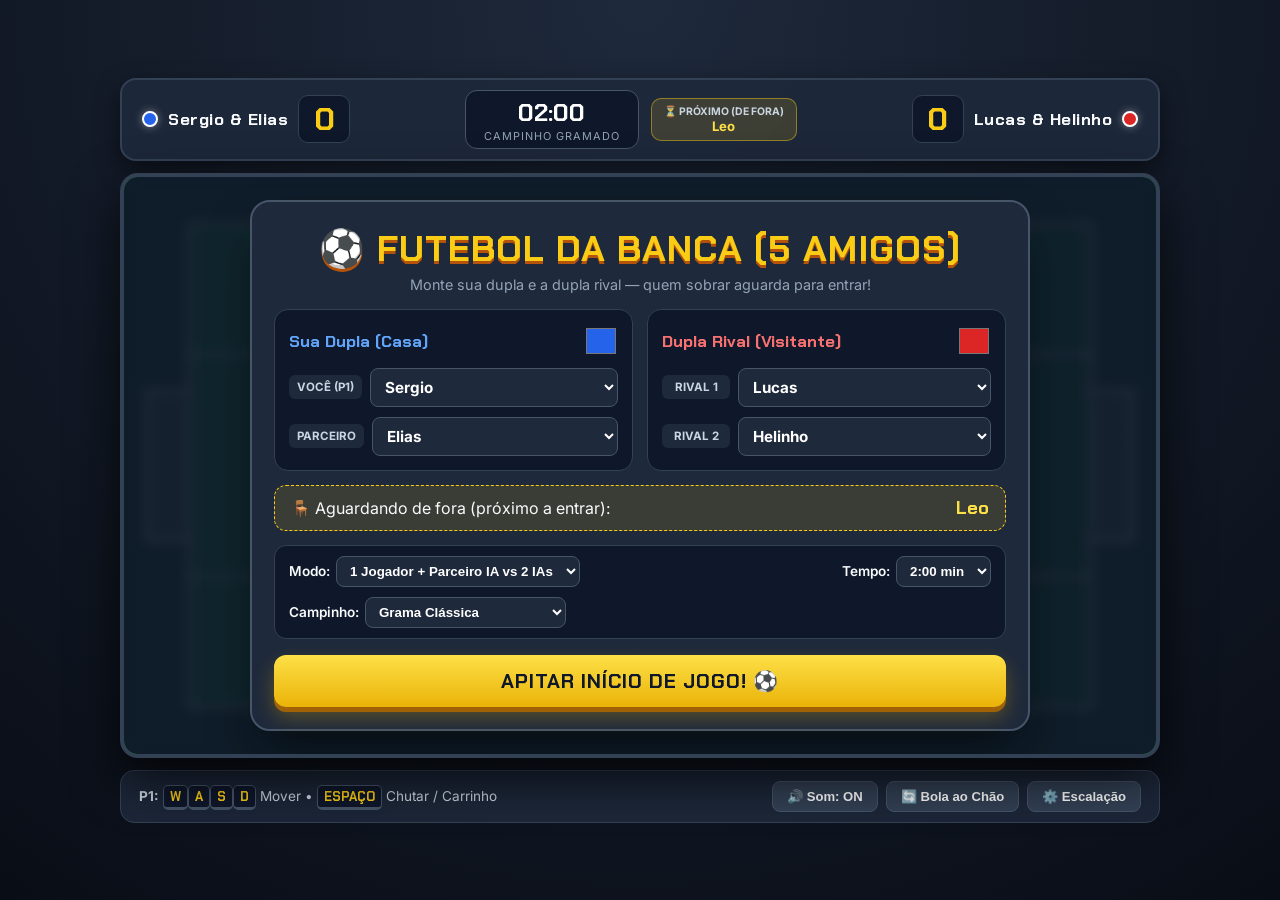
<file: src/main/resources/META-INF/resources/home.html>
<!DOCTYPE html>
<html lang="pt-BR">
<head>
    <meta charset="UTF-8">
    <meta name="viewport" content="width=device-width, initial-scale=1.0, maximum-scale=1.0, user-scalable=no">
    <title>A Banca - Futebol de Dupla 2x2</title>
    <link rel="preconnect" href="https://fonts.googleapis.com">
    <link rel="preconnect" href="https://fonts.gstatic.com" crossorigin>
    <link href="https://fonts.googleapis.com/css2?family=Chakra+Petch:ital,wght@0,600;0,700;1,700&family=Inter:wght@400;600;800&display=swap" rel="stylesheet">

    <style>
        :root {
            --bg-dark: #0f172a;
            --panel-bg: rgba(30, 41, 59, 0.92);
            --accent-gold: #facc15;
            --accent-green: #22c55e;
            --team-blue: #3b82f6;
            --team-red: #ef4444;
            --text-light: #f8fafc;
            --text-muted: #94a3b8;
        }

        * {
            box-sizing: border-box;
            margin: 0;
            padding: 0;
            user-select: none;
            -webkit-user-select: none;
        }

        body {
            background-color: var(--bg-dark);
            background-image: radial-gradient(circle at 50% 0%, #1e293b 0%, #090d16 100%);
            color: var(--text-light);
            font-family: 'Inter', sans-serif;
            min-height: 100vh;
            display: flex;
            flex-direction: column;
            align-items: center;
            justify-content: center;
            overflow-x: hidden;
            padding: 12px;
        }

        h1, h2, .arcade-font {
            font-family: 'Chakra Petch', sans-serif;
            text-transform: uppercase;
        }

        .app-container {
            width: 100%;
            max-width: 1040px;
            display: flex;
            flex-direction: column;
            align-items: center;
            gap: 12px;
        }

        /* Placar Superior */
        .scoreboard-bar {
            width: 100%;
            background: var(--panel-bg);
            border: 2px solid #334155;
            border-radius: 16px;
            padding: 10px 20px;
            display: flex;
            align-items: center;
            justify-content: space-between;
            box-shadow: 0 10px 25px rgba(0, 0, 0, 0.5);
            backdrop-filter: blur(8px);
            gap: 10px;
            flex-wrap: wrap;
        }

        .team-score-box {
            display: flex;
            align-items: center;
            gap: 10px;
            font-family: 'Chakra Petch', sans-serif;
        }

        .team-badge {
            width: 16px;
            height: 16px;
            border-radius: 50%;
            border: 2px solid #fff;
            box-shadow: 0 0 8px rgba(255,255,255,0.4);
        }

        .team-name-label {
            font-size: 1.05rem;
            font-weight: 700;
            letter-spacing: 0.5px;
        }

        .score-number {
            font-size: 2rem;
            font-weight: 700;
            background: #0f172a;
            padding: 2px 14px;
            border-radius: 10px;
            border: 1px solid #334155;
            color: var(--accent-gold);
            min-width: 52px;
            text-align: center;
        }

        .center-hud {
            display: flex;
            align-items: center;
            gap: 12px;
        }

        .timer-box {
            display: flex;
            flex-direction: column;
            align-items: center;
            background: #0f172a;
            padding: 5px 18px;
            border-radius: 12px;
            border: 1px solid #475569;
        }

        .timer-value {
            font-family: 'Chakra Petch', sans-serif;
            font-size: 1.55rem;
            font-weight: 700;
            color: #fff;
        }

        .timer-value.golden-goal {
            color: #facc15;
            animation: pulseText 1s infinite alternate;
        }

        @keyframes pulseText {
            from { opacity: 0.75; }
            to { opacity: 1; }
        }

        .timer-sub {
            font-size: 0.68rem;
            color: var(--text-muted);
            text-transform: uppercase;
            letter-spacing: 1px;
        }

        .next-up-pill {
            background: rgba(250, 204, 21, 0.14);
            border: 1px solid rgba(250, 204, 21, 0.45);
            color: #fde047;
            padding: 6px 12px;
            border-radius: 10px;
            font-size: 0.82rem;
            font-weight: 700;
            display: flex;
            flex-direction: column;
            align-items: center;
        }

        .next-up-pill span.label {
            font-size: 0.65rem;
            color: #cbd5e1;
            text-transform: uppercase;
        }

        /* Área do Jogo */
        .game-wrapper {
            position: relative;
            width: 100%;
            aspect-ratio: 16 / 9;
            max-height: 68vh;
            border-radius: 18px;
            overflow: hidden;
            border: 4px solid #334155;
            box-shadow: 0 20px 50px rgba(0, 0, 0, 0.75);
            background: #15803d;
        }

        canvas {
            display: block;
            width: 100%;
            height: 100%;
        }

        /* Overlays */
        .overlay {
            position: absolute;
            inset: 0;
            background: rgba(15, 23, 42, 0.90);
            backdrop-filter: blur(6px);
            display: flex;
            flex-direction: column;
            align-items: center;
            justify-content: center;
            padding: 18px;
            z-index: 20;
            overflow-y: auto;
        }

        .hidden {
            display: none !important;
        }

        .lobby-card {
            background: #1e293b;
            border: 2px solid #475569;
            border-radius: 20px;
            padding: 22px;
            width: 100%;
            max-width: 780px;
            box-shadow: 0 25px 50px -12px rgba(0, 0, 0, 0.6);
        }

        .lobby-header {
            text-align: center;
            margin-bottom: 16px;
        }

        .lobby-header h1 {
            font-size: clamp(1.5rem, 3.2vw, 2.3rem);
            color: var(--accent-gold);
            text-shadow: 0 3px 0 #b45309;
            letter-spacing: 1px;
        }

        .lobby-header p {
            color: var(--text-muted);
            font-size: 0.9rem;
            margin-top: 4px;
        }

        .teams-grid {
            display: grid;
            grid-template-columns: 1fr 1fr;
            gap: 14px;
            margin-bottom: 14px;
        }

        @media (max-width: 640px) {
            .teams-grid {
                grid-template-columns: 1fr;
            }
        }

        .team-config-card {
            background: #0f172a;
            border-radius: 14px;
            padding: 14px;
            border: 1px solid #334155;
        }

        .team-config-card h3 {
            font-family: 'Chakra Petch', sans-serif;
            font-size: 1.05rem;
            margin-bottom: 10px;
            display: flex;
            align-items: center;
            justify-content: space-between;
        }

        .player-input-row {
            display: flex;
            align-items: center;
            gap: 8px;
            margin-bottom: 10px;
        }

        .player-input-row:last-child {
            margin-bottom: 0;
        }

        .player-role-tag {
            font-size: 0.72rem;
            font-weight: 700;
            padding: 5px 8px;
            border-radius: 6px;
            background: #1e293b;
            color: #cbd5e1;
            min-width: 68px;
            text-align: center;
        }

        .friend-select {
            flex: 1;
            background: #1e293b;
            border: 1px solid #475569;
            border-radius: 8px;
            padding: 8px 10px;
            color: #fff;
            font-family: 'Inter', sans-serif;
            font-size: 0.95rem;
            font-weight: 700;
            outline: none;
            cursor: pointer;
        }

        .friend-select:focus {
            border-color: var(--accent-gold);
        }

        input[type="color"] {
            width: 34px;
            height: 34px;
            border: none;
            border-radius: 8px;
            background: transparent;
            cursor: pointer;
        }

        .bench-banner {
            background: rgba(250, 204, 21, 0.12);
            border: 1px dashed #facc15;
            border-radius: 12px;
            padding: 10px 16px;
            margin-bottom: 14px;
            display: flex;
            align-items: center;
            justify-content: space-between;
            flex-wrap: wrap;
            gap: 8px;
        }

        .bench-banner strong {
            color: #fde047;
            font-family: 'Chakra Petch', sans-serif;
            font-size: 1.15rem;
        }

        .options-row {
            display: flex;
            flex-wrap: wrap;
            align-items: center;
            justify-content: space-between;
            gap: 10px;
            background: #0f172a;
            padding: 10px 14px;
            border-radius: 12px;
            border: 1px solid #334155;
            margin-bottom: 16px;
        }

        .option-group {
            display: flex;
            align-items: center;
            gap: 6px;
            font-size: 0.85rem;
            font-weight: 600;
        }

        select.opt-select {
            background: #1e293b;
            color: #fff;
            border: 1px solid #475569;
            padding: 6px 9px;
            border-radius: 8px;
            font-weight: 600;
            cursor: pointer;
        }

        .btn-primary {
            width: 100%;
            padding: 13px 22px;
            font-family: 'Chakra Petch', sans-serif;
            font-size: 1.25rem;
            font-weight: 700;
            text-transform: uppercase;
            letter-spacing: 1px;
            color: #0f172a;
            background: linear-gradient(180deg, #fde047 0%, #eab308 100%);
            border: none;
            border-radius: 12px;
            cursor: pointer;
            box-shadow: 0 5px 0 #a16207, 0 10px 20px rgba(234, 179, 8, 0.3);
            transition: transform 0.1s;
        }

        .btn-primary:hover {
            filter: brightness(1.05);
        }

        .btn-primary:active {
            transform: translateY(3px);
            box-shadow: 0 2px 0 #a16207;
        }

        .swap-choice-grid {
            display: grid;
            grid-template-columns: 1fr 1fr;
            gap: 12px;
            margin-top: 12px;
            margin-bottom: 14px;
        }

        .btn-swap-choice {
            background: #0f172a;
            border: 2px solid #ef4444;
            color: #fff;
            padding: 14px 10px;
            border-radius: 12px;
            font-family: 'Chakra Petch', sans-serif;
            font-size: 1.1rem;
            font-weight: 700;
            cursor: pointer;
            transition: all 0.15s;
        }

        .btn-swap-choice:hover {
            background: #ef4444;
            color: #0f172a;
            transform: translateY(-2px);
        }

        .controls-bar {
            width: 100%;
            display: flex;
            flex-wrap: wrap;
            align-items: center;
            justify-content: space-between;
            gap: 10px;
            background: var(--panel-bg);
            padding: 10px 18px;
            border-radius: 14px;
            border: 1px solid #334155;
            font-size: 0.85rem;
        }

        .key-hints {
            display: flex;
            flex-wrap: wrap;
            gap: 14px;
            color: #cbd5e1;
        }

        kbd {
            background: #0f172a;
            border: 1px solid #475569;
            border-bottom-width: 3px;
            border-radius: 5px;
            padding: 2px 6px;
            font-family: 'Chakra Petch', sans-serif;
            font-weight: 700;
            color: var(--accent-gold);
            font-size: 0.8rem;
        }

        .action-buttons {
            display: flex;
            gap: 8px;
        }

        .btn-small {
            background: #334155;
            color: #fff;
            border: 1px solid #475569;
            padding: 7px 14px;
            border-radius: 8px;
            font-weight: 600;
            font-size: 0.82rem;
            cursor: pointer;
            transition: background 0.2s;
        }

        .btn-small:hover {
            background: #475569;
        }

        .goal-banner {
            position: absolute;
            inset: 0;
            display: flex;
            flex-direction: column;
            align-items: center;
            justify-content: center;
            pointer-events: none;
            z-index: 15;
            animation: popIn 0.35s cubic-bezier(0.175, 0.885, 0.32, 1.275);
        }

        .goal-text {
            font-family: 'Chakra Petch', sans-serif;
            font-size: clamp(3.5rem, 9vw, 6.5rem);
            font-weight: 700;
            font-style: italic;
            color: #fde047;
            text-shadow: 0 6px 0 #b45309, 0 15px 30px rgba(0,0,0,0.8);
            letter-spacing: 4px;
        }

        .goal-scorer {
            background: rgba(15, 23, 42, 0.9);
            border: 2px solid #fde047;
            padding: 6px 20px;
            border-radius: 999px;
            font-weight: 700;
            font-size: 1.1rem;
            color: #fff;
            margin-top: -6px;
        }

        @keyframes popIn {
            0% { transform: scale(0.3); opacity: 0; }
            100% { transform: scale(1); opacity: 1; }
        }

        .mobile-controls {
            display: none;
            width: 100%;
            justify-content: space-between;
            align-items: center;
            padding: 8px 12px;
            margin-top: 4px;
        }

        @media (pointer: coarse) {
            .mobile-controls { display: flex; }
            .key-hints { display: none; }
        }

        .joystick-zone {
            width: 110px;
            height: 110px;
            background: rgba(255, 255, 255, 0.08);
            border: 2px solid rgba(255, 255, 255, 0.25);
            border-radius: 50%;
            position: relative;
            touch-action: none;
        }

        .joystick-knob {
            width: 44px;
            height: 44px;
            background: var(--accent-gold);
            border-radius: 50%;
            position: absolute;
            top: 50%;
            left: 50%;
            transform: translate(-50%, -50%);
            box-shadow: 0 4px 10px rgba(0,0,0,0.5);
        }

        .touch-kick-btn {
            width: 88px;
            height: 88px;
            border-radius: 50%;
            background: linear-gradient(180deg, #ef4444 0%, #b91c1c 100%);
            border: 3px solid #fca5a5;
            color: white;
            font-family: 'Chakra Petch', sans-serif;
            font-weight: 700;
            font-size: 1.1rem;
            box-shadow: 0 6px 0 #7f1d1d;
            touch-action: none;
        }

        .touch-kick-btn:active {
            transform: translateY(4px);
            box-shadow: 0 2px 0 #7f1d1d;
        }
    </style>
</head>
<body>

<div class="app-container">
    <!-- Barra Superior de Placar e Tempo -->
    <div class="scoreboard-bar">
        <div class="team-score-box">
            <span class="team-badge" id="hudBlueBadge" style="background: #2563eb;"></span>
            <span class="team-name-label" id="hudBlueNames">Sergio & Elias</span>
            <span class="score-number" id="scoreBlue">0</span>
        </div>

        <div class="center-hud">
            <div class="timer-box">
                <span class="timer-value" id="matchTimer">02:00</span>
                <span class="timer-sub" id="matchStatusText">CAMPINHO GRAMADO</span>
            </div>

            <div class="next-up-pill" title="Aguardando a partida terminar para entrar">
                <span class="label">⏳ Próximo (De fora)</span>
                <span id="hudBenchName">Leo</span>
            </div>
        </div>

        <div class="team-score-box">
            <span class="score-number" id="scoreRed">0</span>
            <span class="team-name-label" id="hudRedNames">Lucas & Helinho</span>
            <span class="team-badge" id="hudRedBadge" style="background: #dc2626;"></span>
        </div>
    </div>

    <!-- Container do Campo 2D -->
    <div class="game-wrapper" id="gameWrapper">
        <canvas id="pitchCanvas"></canvas>

        <!-- Animação de GOL -->
        <div id="goalBanner" class="goal-banner hidden">
            <div class="goal-text">GOOOOL!</div>
            <div class="goal-scorer" id="goalScorerText">Golaço!</div>
        </div>

        <!-- Tela Inicial / Lobby de Escalação dos 5 Amigos -->
        <div id="lobbyOverlay" class="overlay">
            <div class="lobby-card">
                <div class="lobby-header">
                    <h1>⚽ Futebol da BANCA (5 Amigos)</h1>
                    <p>Monte sua dupla e a dupla rival — quem sobrar aguarda para entrar!</p>
                </div>

                <div class="teams-grid">
                    <!-- Configuração Time 1 (Sua Dupla) -->
                    <div class="team-config-card">
                        <h3 style="color: #60a5fa;">
                            <span>Sua Dupla (Casa)</span>
                            <input type="color" id="blueColorInput" value="#2563eb" title="Cor da camisa">
                        </h3>
                        <div class="player-input-row">
                            <span class="player-role-tag">VOCÊ (P1)</span>
                            <select class="friend-select" id="p1Select"></select>
                        </div>
                        <div class="player-input-row">
                            <span class="player-role-tag" id="p2RoleLabel">PARCEIRO</span>
                            <select class="friend-select" id="p2Select"></select>
                        </div>
                    </div>

                    <!-- Configuração Time 2 (Adversários) -->
                    <div class="team-config-card">
                        <h3 style="color: #f87171;">
                            <span>Dupla Rival (Visitante)</span>
                            <input type="color" id="redColorInput" value="#dc2626" title="Cor da camisa">
                        </h3>
                        <div class="player-input-row">
                            <span class="player-role-tag">RIVAL 1</span>
                            <select class="friend-select" id="p3Select"></select>
                        </div>
                        <div class="player-input-row">
                            <span class="player-role-tag">RIVAL 2</span>
                            <select class="friend-select" id="p4Select"></select>
                        </div>
                    </div>
                </div>

                <!-- Destaque de quem ficou de fora -->
                <div class="bench-banner">
                    <span>🪑 Aguardando de fora (próximo a entrar):</span>
                    <strong id="lobbyBenchName">Leo</strong>
                </div>

                <!-- Opções da Partida -->
                <div class="options-row">
                    <div class="option-group">
                        <label for="gameModeSelect">Modo:</label>
                        <select class="opt-select" id="gameModeSelect">
                            <option value="1p">1 Jogador + Parceiro IA vs 2 IAs</option>
                            <option value="2p">2 Jogadores no Teclado (Co-op)</option>
                        </select>
                    </div>

                    <div class="option-group">
                        <label for="durationSelect">Tempo:</label>
                        <select class="opt-select" id="durationSelect">
                            <option value="60">1:00 min</option>
                            <option value="90">1:30 min</option>
                            <option value="120" selected>2:00 min</option>
                            <option value="180">3:00 min</option>
                        </select>
                    </div>

                    <div class="option-group">
                        <label for="pitchStyleSelect">Campinho:</label>
                        <select class="opt-select" id="pitchStyleSelect">
                            <option value="grass">Grama Clássica</option>
                            <option value="street">Quadra de Rua (Cimento)</option>
                        </select>
                    </div>
                </div>

                <button class="btn-primary" id="startMatchBtn">Apitar Início de Jogo! ⚽</button>
            </div>
        </div>

        <!-- Tela de Fim de Jogo e Regra de Troca -->
        <div id="gameOverOverlay" class="overlay hidden">
            <div class="lobby-card" style="text-align: center; max-width: 560px;">
                <h2 style="font-size: 2rem; color: var(--accent-gold); margin-bottom: 6px;" id="winnerHeadline">FIM DE PAPO!</h2>
                <p style="color: #cbd5e1; font-size: 1.05rem; margin-bottom: 14px;" id="finalScoreSummary">Placar Final: 3 x 2</p>

                <div style="background: #0f172a; padding: 12px; border-radius: 12px; border: 1px solid #334155; margin-bottom: 14px;">
                    <div style="font-size: 0.78rem; color: var(--text-muted); margin-bottom: 2px;">CRAQUE DA PARTIDA (ARTILHEIRO)</div>
                    <div style="font-family: 'Chakra Petch', sans-serif; font-size: 1.3rem; color: #fde047; font-weight: 700;" id="mvpDisplay">Sergio (2 gols)</div>
                </div>

                <!-- Painel Dinâmico de Troca (Sua Dupla Perdeu vs Sua Dupla Ganhou) -->
                <div id="rotationBox" style="background: #0f172a; padding: 14px; border-radius: 12px; border: 1px solid #475569; margin-bottom: 16px;">
                    <p id="rotationInstruction" style="font-size: 0.95rem; color: #f8fafc; font-weight: 600;"></p>

                    <!-- Botões exibidos SOMENTE quando sua dupla perde -->
                    <div id="userLoseChoiceButtons" class="swap-choice-grid hidden">
                        <button class="btn-swap-choice" id="kickOutP1Btn">Tirar Sergio</button>
                        <button class="btn-swap-choice" id="kickOutP2Btn">Tirar Elias</button>
                    </div>
                </div>

                <div style="display: flex; gap: 12px;">
                    <button class="btn-primary" id="nextMatchBtn">Próxima Partida! ⚽</button>
                    <button class="btn-small" id="backToLobbyBtn" style="padding: 14px 16px; font-size: 0.95rem;">Escalação</button>
                </div>
            </div>
        </div>
    </div>

    <!-- Controles Touch (Celular) -->
    <div class="mobile-controls">
        <div class="joystick-zone" id="joystickZone">
            <div class="joystick-knob" id="joystickKnob"></div>
        </div>
        <button class="touch-kick-btn" id="touchKickBtn">CHUTAR!</button>
    </div>

    <!-- Barra Inferior -->
    <div class="controls-bar">
        <div class="key-hints" id="keyHintsText">
            <span><strong>P1:</strong> <kbd>W</kbd><kbd>A</kbd><kbd>S</kbd><kbd>D</kbd> Mover • <kbd>ESPAÇO</kbd> Chutar / Carrinho</span>
            <span id="p2HintSpan" class="hidden"><strong>P2:</strong> <kbd>SETAS</kbd> Mover • <kbd>ENTER</kbd> Chutar</span>
        </div>

        <div class="action-buttons">
            <button class="btn-small" id="toggleSoundBtn">🔊 Som: ON</button>
            <button class="btn-small" id="resetBallBtn" title="Caso a bola prenda">🔄 Bola ao Chão</button>
            <button class="btn-small" id="openLobbyBtn">⚙️ Escalação</button>
        </div>
    </div>
</div>

<script>
    // ==========================================
    // 1. LISTA OFICIAL DOS 5 AMIGOS
    // ==========================================
    const FRIENDS_LIST = ['Sergio', 'Elias', 'Lucas', 'Helinho', 'Leo'];

    const FRIEND_NUMBERS = {
        'Sergio': 10,
        'Elias': 7,
        'Lucas': 9,
        'Helinho': 11,
        'Leo': 8
    };

    // ==========================================
    // 2. SINTETIZADOR DE ÁUDIO (Web Audio API)
    // ==========================================
    class SoundFX {
        constructor() {
            this.ctx = null;
            this.muted = false;
        }

        init() {
            if (!this.ctx) {
                const AudioContext = window.AudioContext || window.webkitAudioContext;
                this.ctx = new AudioContext();
            }
            if (this.ctx.state === 'suspended') {
                this.ctx.resume();
            }
        }

        playKick(power = 1) {
            if (this.muted) return;
            this.init();
            const osc = this.ctx.createOscillator();
            const gain = this.ctx.createGain();
            osc.type = 'triangle';
            osc.frequency.setValueAtTime(140 * power, this.ctx.currentTime);
            osc.frequency.exponentialRampToValueAtTime(38, this.ctx.currentTime + 0.14);

            gain.gain.setValueAtTime(0.45, this.ctx.currentTime);
            gain.gain.exponentialRampToValueAtTime(0.01, this.ctx.currentTime + 0.14);

            osc.connect(gain);
            gain.connect(this.ctx.destination);
            osc.start();
            osc.stop(this.ctx.currentTime + 0.15);
        }

        playPostHit() {
            if (this.muted) return;
            this.init();
            const osc = this.ctx.createOscillator();
            const gain = this.ctx.createGain();
            osc.type = 'sine';
            osc.frequency.setValueAtTime(520, this.ctx.currentTime);
            osc.frequency.exponentialRampToValueAtTime(210, this.ctx.currentTime + 0.25);

            gain.gain.setValueAtTime(0.35, this.ctx.currentTime);
            gain.gain.exponentialRampToValueAtTime(0.01, this.ctx.currentTime + 0.25);

            osc.connect(gain);
            gain.connect(this.ctx.destination);
            osc.start();
            osc.stop(this.ctx.currentTime + 0.26);
        }

        playWhistle(long = false) {
            if (this.muted) return;
            this.init();
            const duration = long ? 0.65 : 0.28;
            const osc = this.ctx.createOscillator();
            const lfo = this.ctx.createOscillator();
            const lfoGain = this.ctx.createGain();
            const mainGain = this.ctx.createGain();

            osc.type = 'sine';
            osc.frequency.setValueAtTime(2850, this.ctx.currentTime);

            lfo.frequency.setValueAtTime(38, this.ctx.currentTime);
            lfoGain.gain.setValueAtTime(120, this.ctx.currentTime);

            lfo.connect(lfoGain);
            lfoGain.connect(osc.frequency);

            mainGain.gain.setValueAtTime(0.22, this.ctx.currentTime);
            mainGain.gain.exponentialRampToValueAtTime(0.01, this.ctx.currentTime + duration);

            osc.connect(mainGain);
            mainGain.connect(this.ctx.destination);

            osc.start();
            lfo.start();
            osc.stop(this.ctx.currentTime + duration);
            lfo.stop(this.ctx.currentTime + duration);
        }

        playGoalCheer() {
            if (this.muted) return;
            this.init();
            const notes = [261.63, 329.63, 392.00, 523.25];
            notes.forEach((freq, idx) => {
                const osc = this.ctx.createOscillator();
                const gain = this.ctx.createGain();
                osc.type = 'sawtooth';
                osc.frequency.setValueAtTime(freq, this.ctx.currentTime + idx * 0.06);

                gain.gain.setValueAtTime(0.14, this.ctx.currentTime + idx * 0.06);
                gain.gain.exponentialRampToValueAtTime(0.005, this.ctx.currentTime + 0.9);

                osc.connect(gain);
                gain.connect(this.ctx.destination);
                osc.start(this.ctx.currentTime + idx * 0.06);
                osc.stop(this.ctx.currentTime + 0.92);
            });
        }
    }

    const sfx = new SoundFX();

    // ==========================================
    // 3. CONFIGURAÇÃO E ESTADO DO JOGO
    // ==========================================
    const canvas = document.getElementById('pitchCanvas');
    const ctx = canvas.getContext('2d');

    const WORLD_W = 1200;
    const WORLD_H = 675;
    const PITCH_MARGIN_X = 75;
    const PITCH_MARGIN_Y = 55;
    const GOAL_WIDTH = 48;
    const GOAL_HEIGHT = 175;

    const state = {
        screen: 'LOBBY',
        mode: '1p',
        pitchStyle: 'grass',
        matchDuration: 120,
        timeLeft: 120,
        isGoldenGoal: false,
        scoreBlue: 0,
        scoreRed: 0,
        blueColor: '#2563eb',
        redColor: '#dc2626',
        lineup: {
            p1: 'Sergio',
            p2: 'Elias',
            p3: 'Lucas',
            p4: 'Helinho',
            bench: 'Leo'
        },
        swapResolved: false,
        lastTouchPlayer: null,
        goalTimer: 0,
        particles: [],
        keys: {},
        touchVector: { x: 0, y: 0 },
        touchKick: false
    };

    let players = [];
    const ball = {
        x: WORLD_W / 2,
        y: WORLD_H / 2,
        vx: 0,
        vy: 0,
        radius: 13,
        spin: 0
    };

    // ==========================================
    // 4. GERENCIAMENTO DOS SELETORES DOS 5 AMIGOS
    // ==========================================
    const selectIds = ['p1Select', 'p2Select', 'p3Select', 'p4Select'];

    function initFriendSelects() {
        const defaults = ['Sergio', 'Elias', 'Lucas', 'Helinho'];
        selectIds.forEach((id, idx) => {
            const sel = document.getElementById(id);
            sel.innerHTML = '';
            FRIENDS_LIST.forEach(friend => {
                const opt = document.createElement('option');
                opt.value = friend;
                opt.textContent = friend;
                if (friend === defaults[idx]) opt.selected = true;
                sel.appendChild(opt);
            });

            sel.addEventListener('change', (e) => {
                handleFriendSelectionChange(id, e.target.value);
            });
        });
        syncLineupFromSelects();
    }

    function handleFriendSelectionChange(changedId, chosenName) {
        // Se o nome escolhido já estava em outro seletor, troca automaticamente com quem ficou livre
        const currentValues = selectIds.map(id => document.getElementById(id).value);
        const missingFriend = FRIENDS_LIST.find(f => !currentValues.includes(f));

        selectIds.forEach(id => {
            if (id !== changedId && document.getElementById(id).value === chosenName && missingFriend) {
                document.getElementById(id).value = missingFriend;
            }
        });

        syncLineupFromSelects();
    }

    function syncLineupFromSelects() {
        state.lineup.p1 = document.getElementById('p1Select').value;
        state.lineup.p2 = document.getElementById('p2Select').value;
        state.lineup.p3 = document.getElementById('p3Select').value;
        state.lineup.p4 = document.getElementById('p4Select').value;

        const active = [state.lineup.p1, state.lineup.p2, state.lineup.p3, state.lineup.p4];
        state.lineup.bench = FRIENDS_LIST.find(f => !active.includes(f)) || 'Leo';

        document.getElementById('lobbyBenchName').textContent = state.lineup.bench;
        document.getElementById('hudBenchName').textContent = state.lineup.bench;
    }

    function syncSelectsFromLineup() {
        document.getElementById('p1Select').value = state.lineup.p1;
        document.getElementById('p2Select').value = state.lineup.p2;
        document.getElementById('p3Select').value = state.lineup.p3;
        document.getElementById('p4Select').value = state.lineup.p4;
        document.getElementById('lobbyBenchName').textContent = state.lineup.bench;
        document.getElementById('hudBenchName').textContent = state.lineup.bench;
    }

    // ==========================================
    // 5. CRIAÇÃO DOS JOGADORES EM CAMPO
    // ==========================================
    function createPlayers() {
        const { p1, p2, p3, p4, bench } = state.lineup;

        state.blueColor = document.getElementById('blueColorInput').value;
        state.redColor = document.getElementById('redColorInput').value;

        document.getElementById('hudBlueNames').textContent = `${p1} & ${p2}`;
        document.getElementById('hudRedNames').textContent = `${p3} & ${p4}`;
        document.getElementById('hudBenchName').textContent = bench;
        document.getElementById('hudBlueBadge').style.background = state.blueColor;
        document.getElementById('hudRedBadge').style.background = state.redColor;

        players = [
            {
                id: 1,
                name: p1,
                team: 'blue',
                control: 'P1',
                x: WORLD_W * 0.32,
                y: WORLD_H * 0.35,
                vx: 0,
                vy: 0,
                radius: 21,
                kickCooldown: 0,
                kickAnim: 0,
                goals: 0,
                number: FRIEND_NUMBERS[p1] || 10
            },
            {
                id: 2,
                name: p2,
                team: 'blue',
                control: state.mode === '2p' ? 'P2' : 'AI',
                x: WORLD_W * 0.24,
                y: WORLD_H * 0.68,
                vx: 0,
                vy: 0,
                radius: 21,
                kickCooldown: 0,
                kickAnim: 0,
                goals: 0,
                number: FRIEND_NUMBERS[p2] || 7
            },
            {
                id: 3,
                name: p3,
                team: 'red',
                control: 'AI',
                x: WORLD_W * 0.68,
                y: WORLD_H * 0.35,
                vx: 0,
                vy: 0,
                radius: 21,
                kickCooldown: 0,
                kickAnim: 0,
                goals: 0,
                number: FRIEND_NUMBERS[p3] || 9
            },
            {
                id: 4,
                name: p4,
                team: 'red',
                control: 'AI',
                x: WORLD_W * 0.76,
                y: WORLD_H * 0.68,
                vx: 0,
                vy: 0,
                radius: 21,
                kickCooldown: 0,
                kickAnim: 0,
                goals: 0,
                number: FRIEND_NUMBERS[p4] || 11
            }
        ];
    }

    function resetPositionsAfterGoal(concedingTeam = null) {
        ball.x = WORLD_W / 2;
        ball.y = WORLD_H / 2;
        ball.vx = 0;
        ball.vy = 0;
        state.lastTouchPlayer = null;

        const spawns = [
            { x: concedingTeam === 'blue' ? WORLD_W * 0.45 : WORLD_W * 0.32, y: WORLD_H * 0.48 },
            { x: WORLD_W * 0.22, y: WORLD_H * 0.65 },
            { x: concedingTeam === 'red' ? WORLD_W * 0.55 : WORLD_W * 0.68, y: WORLD_H * 0.48 },
            { x: WORLD_W * 0.78, y: WORLD_H * 0.65 }
        ];

        players.forEach((p, idx) => {
            p.x = spawns[idx].x;
            p.y = spawns[idx].y;
            p.vx = 0;
            p.vy = 0;
            p.kickCooldown = 0;
        });
    }

    // ==========================================
    // 6. CONTROLES (TECLADO E TOUCH)
    // ==========================================
    window.addEventListener('keydown', (e) => {
        state.keys[e.code] = true;
        if (['Space', 'ArrowUp', 'ArrowDown', 'ArrowLeft', 'ArrowRight'].includes(e.code)) {
            if (state.screen === 'PLAYING') e.preventDefault();
        }
    });

    window.addEventListener('keyup', (e) => {
        state.keys[e.code] = false;
    });

    const joystickZone = document.getElementById('joystickZone');
    const joystickKnob = document.getElementById('joystickKnob');
    const touchKickBtn = document.getElementById('touchKickBtn');

    joystickZone.addEventListener('touchmove', (e) => {
        e.preventDefault();
        const touch = e.touches[0];
        const rect = joystickZone.getBoundingClientRect();
        const centerX = rect.left + rect.width / 2;
        const centerY = rect.top + rect.height / 2;
        const maxDist = rect.width / 2 - 20;

        let dx = touch.clientX - centerX;
        let dy = touch.clientY - centerY;
        const dist = Math.hypot(dx, dy);

        if (dist > maxDist) {
            dx = (dx / dist) * maxDist;
            dy = (dy / dist) * maxDist;
        }

        joystickKnob.style.transform = `translate(calc(-50% + ${dx}px), calc(-50% + ${dy}px))`;
        state.touchVector.x = dx / maxDist;
        state.touchVector.y = dy / maxDist;
    }, { passive: false });

    joystickZone.addEventListener('touchend', () => {
        joystickKnob.style.transform = 'translate(-50%, -50%)';
        state.touchVector.x = 0;
        state.touchVector.y = 0;
    });

    touchKickBtn.addEventListener('touchstart', (e) => {
        e.preventDefault();
        state.touchKick = true;
    }, { passive: false });

    touchKickBtn.addEventListener('touchend', () => {
        state.touchKick = false;
    });

    // ==========================================
    // 7. INTELIGÊNCIA ARTIFICIAL
    // ==========================================
    function getAIInput(player) {
        const isBlue = player.team === 'blue';
        const opponentGoalX = isBlue ? (WORLD_W - PITCH_MARGIN_X) : PITCH_MARGIN_X;
        const ownGoalX = isBlue ? PITCH_MARGIN_X : (WORLD_W - PITCH_MARGIN_X);
        const goalCenterY = WORLD_H / 2;

        let targetX = ball.x;
        let targetY = ball.y;
        let wantsKick = false;

        const teammate = players.find(p => p.team === player.team && p.id !== player.id);
        const distSelfToBall = Math.hypot(ball.x - player.x, ball.y - player.y);
        const distMateToBall = teammate ? Math.hypot(ball.x - teammate.x, ball.y - teammate.y) : 9999;

        const iAmPrimary = distSelfToBall <= distMateToBall + 15;

        if (iAmPrimary) {
            const angleToGoal = Math.atan2(goalCenterY - ball.y, opponentGoalX - ball.x);
            targetX = ball.x - Math.cos(angleToGoal) * 18;
            targetY = ball.y - Math.sin(angleToGoal) * 18;

            if (distSelfToBall < player.radius + ball.radius + 14) {
                wantsKick = true;
            }
        } else {
            const ballInOwnHalf = isBlue ? (ball.x < WORLD_W * 0.5) : (ball.x > WORLD_W * 0.5);
            if (ballInOwnHalf) {
                targetX = ownGoalX + (ball.x - ownGoalX) * 0.42;
                targetY = goalCenterY + (ball.y - goalCenterY) * 0.55;
            } else {
                targetX = isBlue ? Math.min(WORLD_W * 0.78, ball.x + 60) : Math.max(WORLD_W * 0.22, ball.x - 60);
                targetY = ball.y > WORLD_H / 2 ? WORLD_H * 0.30 : WORLD_H * 0.70;
            }
        }

        const dx = targetX - player.x;
        const dy = targetY - player.y;
        const dist = Math.hypot(dx, dy);

        if (dist < 6) return { mx: 0, my: 0, kick: wantsKick };

        const speedFactor = 0.88;
        return {
            mx: (dx / dist) * speedFactor,
            my: (dy / dist) * speedFactor,
            kick: wantsKick
        };
    }

    // ==========================================
    // 8. FÍSICA E ATUALIZAÇÃO DO JOGO
    // ==========================================
    function spawnParticles(x, y, color, count = 12) {
        for (let i = 0; i < count; i++) {
            const angle = Math.random() * Math.PI * 2;
            const speed = 1.5 + Math.random() * 4.5;
            state.particles.push({
                x,
                y,
                vx: Math.cos(angle) * speed,
                vy: Math.sin(angle) * speed,
                life: 1.0,
                color,
                size: 3 + Math.random() * 4
            });
        }
    }

    function updatePhysics(dt) {
        for (let i = state.particles.length - 1; i >= 0; i--) {
            const pt = state.particles[i];
            pt.x += pt.vx;
            pt.y += pt.vy;
            pt.life -= dt * 1.8;
            if (pt.life <= 0) state.particles.splice(i, 1);
        }

        if (state.screen === 'GOAL_CELEBRATION') {
            state.goalTimer -= dt;
            ball.x += ball.vx;
            ball.y += ball.vy;
            ball.vx *= 0.92;
            ball.vy *= 0.92;

            if (state.goalTimer <= 0) {
                document.getElementById('goalBanner').classList.add('hidden');
                if (state.isGoldenGoal) {
                    endMatch();
                } else {
                    state.screen = 'PLAYING';
                    sfx.playWhistle(false);
                }
            }
            return;
        }

        if (state.screen !== 'PLAYING') return;

        // Cronômetro (se não estiver em Gol de Ouro)
        if (!state.isGoldenGoal) {
            state.timeLeft -= dt;
            if (state.timeLeft <= 0) {
                state.timeLeft = 0;
                if (state.scoreBlue === state.scoreRed) {
                    // Empate -> Entra em Gol de Ouro para definir quem sai!
                    state.isGoldenGoal = true;
                    sfx.playWhistle(false);
                    updateTimerDisplay();
                } else {
                    endMatch();
                    return;
                }
            } else {
                updateTimerDisplay();
            }
        }

        const ACCEL = 0.68;
        const FRICTION = 0.86;

        players.forEach(p => {
            if (p.kickCooldown > 0) p.kickCooldown -= dt;
            if (p.kickAnim > 0) p.kickAnim -= dt * 4;

            let mx = 0;
            let my = 0;
            let kick = false;

            if (p.control === 'P1') {
                if (state.keys['KeyW']) my -= 1;
                if (state.keys['KeyS']) my += 1;
                if (state.keys['KeyA']) mx -= 1;
                if (state.keys['KeyD']) mx += 1;
                if (state.keys['Space']) kick = true;

                if (Math.hypot(state.touchVector.x, state.touchVector.y) > 0.1) {
                    mx = state.touchVector.x;
                    my = state.touchVector.y;
                }
                if (state.touchKick) kick = true;

                if (state.mode === '1p') {
                    if (state.keys['ArrowUp']) my -= 1;
                    if (state.keys['ArrowDown']) my += 1;
                    if (state.keys['ArrowLeft']) mx -= 1;
                    if (state.keys['ArrowRight']) mx += 1;
                }
            } else if (p.control === 'P2') {
                if (state.keys['ArrowUp']) my -= 1;
                if (state.keys['ArrowDown']) my += 1;
                if (state.keys['ArrowLeft']) mx -= 1;
                if (state.keys['ArrowRight']) mx += 1;
                if (state.keys['Enter'] || state.keys['ShiftRight']) kick = true;
            } else {
                const ai = getAIInput(p);
                mx = ai.mx;
                my = ai.my;
                kick = ai.kick;
            }

            const mag = Math.hypot(mx, my);
            if (mag > 1) {
                mx /= mag;
                my /= mag;
            }

            p.vx = (p.vx + mx * ACCEL) * FRICTION;
            p.vy = (p.vy + my * ACCEL) * FRICTION;

            p.x += p.vx;
            p.y += p.vy;

            p.x = Math.max(32, Math.min(WORLD_W - 32, p.x));
            p.y = Math.max(28, Math.min(WORLD_H - 28, p.y));

            if (kick && p.kickCooldown <= 0) {
                p.kickCooldown = 0.35;
                p.kickAnim = 1.0;

                const dx = ball.x - p.x;
                const dy = ball.y - p.y;
                const dist = Math.hypot(dx, dy);

                if (dist <= p.radius + ball.radius + 18) {
                    const nx = dx / (dist || 1);
                    const ny = dy / (dist || 1);
                    const kickPower = 13.5;

                    ball.vx = nx * kickPower + p.vx * 0.45;
                    ball.vy = ny * kickPower + p.vy * 0.45;
                    state.lastTouchPlayer = p;

                    sfx.playKick(1.1);
                    spawnParticles(ball.x, ball.y, '#fde047', 10);
                } else if (mag > 0.1) {
                    p.vx += mx * 4.2;
                    p.vy += my * 4.2;
                    spawnParticles(p.x, p.y, '#ffffff', 5);
                }
            }
        });

        // Colisão Jogador x Jogador
        for (let i = 0; i < players.length; i++) {
            for (let j = i + 1; j < players.length; j++) {
                const p1 = players[i];
                const p2 = players[j];
                const dx = p2.x - p1.x;
                const dy = p2.y - p1.y;
                const dist = Math.hypot(dx, dy);
                const minDist = p1.radius + p2.radius;

                if (dist < minDist && dist > 0) {
                    const overlap = (minDist - dist) / 2;
                    const nx = dx / dist;
                    const ny = dy / dist;

                    p1.x -= nx * overlap;
                    p1.y -= ny * overlap;
                    p2.x += nx * overlap;
                    p2.y += ny * overlap;

                    const tempVx = p1.vx;
                    const tempVy = p1.vy;
                    p1.vx = p2.vx * 0.7;
                    p1.vy = p2.vy * 0.7;
                    p2.vx = tempVx * 0.7;
                    p2.vy = tempVy * 0.7;
                }
            }
        }

        // Física da Bola
        ball.x += ball.vx;
        ball.y += ball.vy;
        ball.vx *= 0.982;
        ball.vy *= 0.982;
        ball.spin += Math.hypot(ball.vx, ball.vy) * 0.04;

        // Colisão Jogador x Bola
        players.forEach(p => {
            const dx = ball.x - p.x;
            const dy = ball.y - p.y;
            const dist = Math.hypot(dx, dy);
            const minDist = p.radius + ball.radius;

            if (dist < minDist && dist > 0) {
                const nx = dx / dist;
                const ny = dy / dist;
                const overlap = minDist - dist;

                ball.x += nx * overlap;
                ball.y += ny * overlap;

                const relVx = p.vx - ball.vx;
                const relVy = p.vy - ball.vy;
                const impact = relVx * nx + relVy * ny;

                if (impact > 0) {
                    ball.vx += nx * (impact * 1.25 + 1.8);
                    ball.vy += ny * (impact * 1.25 + 1.8);
                    state.lastTouchPlayer = p;
                    if (impact > 2.2) sfx.playKick(0.75);
                }
            }
        });

        // Colisão Traves
        const goalTop = WORLD_H / 2 - GOAL_HEIGHT / 2;
        const goalBottom = WORLD_H / 2 + GOAL_HEIGHT / 2;
        const posts = [
            { x: PITCH_MARGIN_X, y: goalTop },
            { x: PITCH_MARGIN_X, y: goalBottom },
            { x: WORLD_W - PITCH_MARGIN_X, y: goalTop },
            { x: WORLD_W - PITCH_MARGIN_X, y: goalBottom }
        ];

        posts.forEach(post => {
            const postRadius = 7;
            const dx = ball.x - post.x;
            const dy = ball.y - post.y;
            const dist = Math.hypot(dx, dy);
            const minDist = ball.radius + postRadius;

            if (dist < minDist && dist > 0) {
                const nx = dx / dist;
                const ny = dy / dist;
                ball.x = post.x + nx * minDist;
                ball.y = post.y + ny * minDist;

                const dot = ball.vx * nx + ball.vy * ny;
                ball.vx = (ball.vx - 2 * dot * nx) * 0.85;
                ball.vy = (ball.vy - 2 * dot * ny) * 0.85;

                sfx.playPostHit();
                spawnParticles(post.x, post.y, '#ffffff', 8);
            }
        });

        // Paredes Laterais
        if (ball.y - ball.radius < PITCH_MARGIN_Y) {
            ball.y = PITCH_MARGIN_Y + ball.radius;
            ball.vy = Math.abs(ball.vy) * 0.82;
        } else if (ball.y + ball.radius > WORLD_H - PITCH_MARGIN_Y) {
            ball.y = WORLD_H - PITCH_MARGIN_Y - ball.radius;
            ball.vy = -Math.abs(ball.vy) * 0.82;
        }

        // Linha de Fundo
        const inGoalY = ball.y > goalTop && ball.y < goalBottom;

        if (ball.x - ball.radius < PITCH_MARGIN_X) {
            if (inGoalY) {
                if (ball.x < PITCH_MARGIN_X - 8) {
                    handleGoalScored('red');
                }
            } else {
                ball.x = PITCH_MARGIN_X + ball.radius;
                ball.vx = Math.abs(ball.vx) * 0.82;
            }
        }

        if (ball.x + ball.radius > WORLD_W - PITCH_MARGIN_X) {
            if (inGoalY) {
                if (ball.x > WORLD_W - PITCH_MARGIN_X + 8) {
                    handleGoalScored('blue');
                }
            } else {
                ball.x = WORLD_W - PITCH_MARGIN_X - ball.radius;
                ball.vx = -Math.abs(ball.vx) * 0.82;
            }
        }
    }

    function handleGoalScored(scoringTeam) {
        if (state.screen === 'GOAL_CELEBRATION') return;

        state.screen = 'GOAL_CELEBRATION';
        state.goalTimer = 2.4;

        if (scoringTeam === 'blue') {
            state.scoreBlue++;
            document.getElementById('scoreBlue').textContent = state.scoreBlue;
        } else {
            state.scoreRed++;
            document.getElementById('scoreRed').textContent = state.scoreRed;
        }

        let scorerText = '';
        if (state.lastTouchPlayer) {
            if (state.lastTouchPlayer.team === scoringTeam) {
                state.lastTouchPlayer.goals++;
                scorerText = `⚽ Gol de ${state.lastTouchPlayer.name}!`;
            } else {
                scorerText = `😅 Gol contra de ${state.lastTouchPlayer.name}!`;
            }
        } else {
            scorerText = scoringTeam === 'blue' ? '⚽ Gol da Sua Dupla!' : '⚽ Gol dos Rivais!';
        }

        if (state.isGoldenGoal) {
            scorerText = `🏆 GOL DE OURO! ${scorerText}`;
        }

        document.getElementById('goalScorerText').textContent = scorerText;
        document.getElementById('goalBanner').classList.remove('hidden');

        sfx.playWhistle(false);
        sfx.playGoalCheer();
        spawnParticles(ball.x, ball.y, '#fde047', 35);

        if (!state.isGoldenGoal) {
            setTimeout(() => {
                if (state.screen === 'GOAL_CELEBRATION') {
                    resetPositionsAfterGoal(scoringTeam === 'blue' ? 'red' : 'blue');
                }
            }, 2200);
        }
    }

    // ==========================================
    // 9. FIM DE PARTIDA E REGRA DE TROCA DOS 5 AMIGOS
    // ==========================================
    function endMatch() {
        state.screen = 'GAMEOVER';
        state.swapResolved = false;
        sfx.playWhistle(true);

        const { p1, p2, p3, p4, bench } = state.lineup;
        const blueNames = `${p1} & ${p2}`;
        const redNames = `${p3} & ${p4}`;
        const userTeamWon = state.scoreBlue > state.scoreRed;

        // Encontra artilheiro
        let mvp = players[0];
        players.forEach(p => {
            if (p.goals > mvp.goals) mvp = p;
        });

        document.getElementById('finalScoreSummary').textContent = `${blueNames} ${state.scoreBlue} x ${state.scoreRed} ${redNames}`;
        document.getElementById('mvpDisplay').textContent = mvp.goals > 0
            ? `${mvp.name} (${mvp.goals} ${mvp.goals === 1 ? 'gol' : 'gols'})`
            : `${players[0].name} (Puro fair play!)`;

        const instructionEl = document.getElementById('rotationInstruction');
        const loseButtonsEl = document.getElementById('userLoseChoiceButtons');
        const nextBtn = document.getElementById('nextMatchBtn');

        if (userTeamWon) {
            // SUA DUPLA GANHOU: Quem ficou de fora entra aleatoriamente no lugar de alguém da dupla perdedora!
            document.getElementById('winnerHeadline').textContent = `🏆 VITÓRIA DE ${blueNames.toUpperCase()}!`;
            loseButtonsEl.classList.add('hidden');
            nextBtn.classList.remove('hidden');

            const randomSlot = Math.random() < 0.5 ? 'p3' : 'p4';
            const kickedOutName = state.lineup[randomSlot];
            const enteringName = bench;

            state.lineup[randomSlot] = enteringName;
            state.lineup.bench = kickedOutName;
            state.swapResolved = true;
            syncSelectsFromLineup();

            instructionEl.innerHTML = `🎉 Sua dupla venceu! <strong>${enteringName}</strong> entrou aleatoriamente no lugar de <span style="color:#f87171;">${kickedOutName}</span> (que agora aguarda de fora).`;
        } else {
            // SUA DUPLA PERDEU: Você escolhe quem sai da sua dupla para quem ficou de fora entrar no lugar!
            document.getElementById('winnerHeadline').textContent = `💀 DERROTA! ${redNames.toUpperCase()} LEVARAM!`;
            loseButtonsEl.classList.remove('hidden');
            nextBtn.classList.add('hidden');

            instructionEl.innerHTML = `Sua dupla perdeu! Escolha quem sai da sua dupla para <strong>${bench}</strong> entrar no lugar:`;

            const btn1 = document.getElementById('kickOutP1Btn');
            const btn2 = document.getElementById('kickOutP2Btn');
            btn1.textContent = `Tirar ${p1}`;
            btn2.textContent = `Tirar ${p2}`;

            btn1.onclick = () => resolveUserTeamLossSwap('p1');
            btn2.onclick = () => resolveUserTeamLossSwap('p2');
        }

        document.getElementById('gameOverOverlay').classList.remove('hidden');
    }

    function resolveUserTeamLossSwap(slotToRemove) {
        if (state.swapResolved) return;
        state.swapResolved = true;

        const kickedOutName = state.lineup[slotToRemove];
        const enteringName = state.lineup.bench;

        if (slotToRemove === 'p1') {
            // Se você optou por sair da sua dupla, seu parceiro (p2) assume como P1 e quem entrou vira o parceiro (p2)
            state.lineup.p1 = state.lineup.p2;
            state.lineup.p2 = enteringName;
        } else {
            // Seu parceiro (p2) saiu e quem estava de fora entrou no lugar dele
            state.lineup.p2 = enteringName;
        }

        state.lineup.bench = kickedOutName;
        syncSelectsFromLineup();

        document.getElementById('userLoseChoiceButtons').classList.add('hidden');
        document.getElementById('rotationInstruction').innerHTML =
            `✅ Troca feita! <span style="color:#f87171;">${kickedOutName}</span> foi para fora e <strong>${enteringName}</strong> entrou na sua dupla (${state.lineup.p1} & ${state.lineup.p2}).`;
        document.getElementById('nextMatchBtn').classList.remove('hidden');
    }

    function updateTimerDisplay() {
        const timerEl = document.getElementById('matchTimer');
        const subEl = document.getElementById('matchStatusText');

        if (state.isGoldenGoal) {
            timerEl.textContent = 'GOL DE OURO';
            timerEl.classList.add('golden-goal');
            subEl.textContent = 'PRÓXIMO GOL VENCE!';
            return;
        }

        timerEl.classList.remove('golden-goal');
        const mins = Math.floor(state.timeLeft / 60);
        const secs = Math.floor(state.timeLeft % 60);
        timerEl.textContent = `${String(mins).padStart(2, '0')}:${String(secs).padStart(2, '0')}`;
        subEl.textContent = state.pitchStyle === 'street' ? 'QUADRA DE RUA' : 'CAMPINHO GRAMADO';
    }

    // ==========================================
    // 10. RENDERIZAÇÃO DO CAMPINHO E JOGADORES
    // ==========================================
    function drawPitch() {
        const isStreet = state.pitchStyle === 'street';

        ctx.fillStyle = isStreet ? '#334155' : '#14532d';
        ctx.fillRect(0, 0, WORLD_W, WORLD_H);

        const fieldW = WORLD_W - PITCH_MARGIN_X * 2;
        const fieldH = WORLD_H - PITCH_MARGIN_Y * 2;

        if (isStreet) {
            ctx.fillStyle = '#0284c7';
            ctx.fillRect(PITCH_MARGIN_X, PITCH_MARGIN_Y, fieldW, fieldH);

            ctx.fillStyle = 'rgba(255,255,255,0.03)';
            for (let x = PITCH_MARGIN_X; x < WORLD_W - PITCH_MARGIN_X; x += 40) {
                ctx.fillRect(x, PITCH_MARGIN_Y, 20, fieldH);
            }
        } else {
            const stripeCount = 12;
            const stripeW = fieldW / stripeCount;
            for (let i = 0; i < stripeCount; i++) {
                ctx.fillStyle = i % 2 === 0 ? '#16a34a' : '#15803d';
                ctx.fillRect(PITCH_MARGIN_X + i * stripeW, PITCH_MARGIN_Y, stripeW, fieldH);
            }
        }

        ctx.strokeStyle = 'rgba(255, 255, 255, 0.88)';
        ctx.lineWidth = 4;
        ctx.strokeRect(PITCH_MARGIN_X, PITCH_MARGIN_Y, fieldW, fieldH);

        ctx.beginPath();
        ctx.moveTo(WORLD_W / 2, PITCH_MARGIN_Y);
        ctx.lineTo(WORLD_W / 2, WORLD_H - PITCH_MARGIN_Y);
        ctx.stroke();

        ctx.beginPath();
        ctx.arc(WORLD_W / 2, WORLD_H / 2, 78, 0, Math.PI * 2);
        ctx.stroke();

        ctx.fillStyle = '#fff';
        ctx.beginPath();
        ctx.arc(WORLD_W / 2, WORLD_H / 2, 5, 0, Math.PI * 2);
        ctx.fill();

        const boxW = 95;
        const boxH = 260;
        ctx.strokeRect(PITCH_MARGIN_X, WORLD_H / 2 - boxH / 2, boxW, boxH);
        ctx.strokeRect(WORLD_W - PITCH_MARGIN_X - boxW, WORLD_H / 2 - boxH / 2, boxW, boxH);

        const goalTop = WORLD_H / 2 - GOAL_HEIGHT / 2;
        drawGoalNet(PITCH_MARGIN_X - GOAL_WIDTH, goalTop, GOAL_WIDTH, GOAL_HEIGHT, true);
        drawGoalNet(WORLD_W - PITCH_MARGIN_X, goalTop, GOAL_WIDTH, GOAL_HEIGHT, false);
    }

    function drawGoalNet(x, y, w, h, isLeft) {
        ctx.fillStyle = 'rgba(255, 255, 255, 0.14)';
        ctx.fillRect(x, y, w, h);

        ctx.strokeStyle = 'rgba(255, 255, 255, 0.35)';
        ctx.lineWidth = 1.5;
        ctx.beginPath();
        for (let gx = x; gx <= x + w; gx += 10) {
            ctx.moveTo(gx, y);
            ctx.lineTo(gx, y + h);
        }
        for (let gy = y; gy <= y + h; gy += 10) {
            ctx.moveTo(x, gy);
            ctx.lineTo(x + w, gy);
        }
        ctx.stroke();

        ctx.strokeStyle = '#f8fafc';
        ctx.lineWidth = 5;
        ctx.beginPath();
        if (isLeft) {
            ctx.moveTo(x + w, y);
            ctx.lineTo(x, y);
            ctx.lineTo(x, y + h);
            ctx.lineTo(x + w, y + h);
        } else {
            ctx.moveTo(x, y);
            ctx.lineTo(x + w, y);
            ctx.lineTo(x + w, y + h);
            ctx.lineTo(x, y + h);
        }
        ctx.stroke();

        const postX = isLeft ? x + w : x;
        [y, y + h].forEach(py => {
            ctx.fillStyle = '#ffffff';
            ctx.beginPath();
            ctx.arc(postX, py, 7, 0, Math.PI * 2);
            ctx.fill();
            ctx.strokeStyle = '#0f172a';
            ctx.lineWidth = 2;
            ctx.stroke();
        });
    }

    function drawPlayers() {
        players.forEach(p => {
            const jerseyColor = p.team === 'blue' ? state.blueColor : state.redColor;

            ctx.fillStyle = 'rgba(0, 0, 0, 0.35)';
            ctx.beginPath();
            ctx.ellipse(p.x, p.y + p.radius * 0.75, p.radius * 0.95, p.radius * 0.5, 0, 0, Math.PI * 2);
            ctx.fill();

            if (p.kickAnim > 0) {
                ctx.strokeStyle = 'rgba(250, 204, 21, 0.8)';
                ctx.lineWidth = 4;
                ctx.beginPath();
                ctx.arc(p.x, p.y, p.radius + 8 * p.kickAnim, 0, Math.PI * 2);
                ctx.stroke();
            } else if (p.control === 'P1' || p.control === 'P2') {
                ctx.strokeStyle = 'rgba(255, 255, 255, 0.45)';
                ctx.lineWidth = 2;
                ctx.beginPath();
                ctx.arc(p.x, p.y, p.radius + 5, 0, Math.PI * 2);
                ctx.stroke();
            }

            ctx.fillStyle = jerseyColor;
            ctx.beginPath();
            ctx.arc(p.x, p.y, p.radius, 0, Math.PI * 2);
            ctx.fill();

            ctx.strokeStyle = '#ffffff';
            ctx.lineWidth = 3;
            ctx.stroke();

            ctx.fillStyle = '#ffffff';
            ctx.font = '700 14px "Chakra Petch", sans-serif';
            ctx.textAlign = 'center';
            ctx.textBaseline = 'middle';
            ctx.fillText(p.number, p.x, p.y + 1);

            ctx.font = '700 13px "Inter", sans-serif';
            const textWidth = ctx.measureText(p.name).width;
            const badgeW = textWidth + 14;
            const badgeH = 20;
            const badgeY = p.y - p.radius - 18;

            ctx.fillStyle = 'rgba(15, 23, 42, 0.82)';
            ctx.beginPath();
            ctx.roundRect(p.x - badgeW / 2, badgeY - badgeH / 2, badgeW, badgeH, 6);
            ctx.fill();

            ctx.fillStyle = p.control !== 'AI' ? '#fde047' : '#f8fafc';
            ctx.fillText(p.name, p.x, badgeY);
        });
    }

    function drawBall() {
        ctx.fillStyle = 'rgba(0, 0, 0, 0.35)';
        ctx.beginPath();
        ctx.ellipse(ball.x + 3, ball.y + ball.radius * 0.75, ball.radius * 0.9, ball.radius * 0.55, 0, 0, Math.PI * 2);
        ctx.fill();

        ctx.save();
        ctx.translate(ball.x, ball.y);
        ctx.rotate(ball.spin);

        ctx.fillStyle = '#ffffff';
        ctx.beginPath();
        ctx.arc(0, 0, ball.radius, 0, Math.PI * 2);
        ctx.fill();

        ctx.fillStyle = '#1e293b';
        ctx.beginPath();
        ctx.arc(0, 0, ball.radius * 0.42, 0, Math.PI * 2);
        ctx.fill();

        for (let i = 0; i < 5; i++) {
            const ang = (i * Math.PI * 2) / 5;
            ctx.beginPath();
            ctx.arc(Math.cos(ang) * ball.radius * 0.82, Math.sin(ang) * ball.radius * 0.82, 3.2, 0, Math.PI * 2);
            ctx.fill();
        }

        ctx.restore();

        ctx.strokeStyle = '#0f172a';
        ctx.lineWidth = 2;
        ctx.beginPath();
        ctx.arc(ball.x, ball.y, ball.radius, 0, Math.PI * 2);
        ctx.stroke();
    }

    function drawParticles() {
        state.particles.forEach(pt => {
            ctx.globalAlpha = Math.max(0, pt.life);
            ctx.fillStyle = pt.color;
            ctx.beginPath();
            ctx.arc(pt.x, pt.y, pt.size, 0, Math.PI * 2);
            ctx.fill();
        });
        ctx.globalAlpha = 1;
    }

    function render() {
        ctx.clearRect(0, 0, WORLD_W, WORLD_H);
        drawPitch();
        drawParticles();
        drawPlayers();
        drawBall();
    }

    // ==========================================
    // 11. LOOP PRINCIPAL E UI
    // ==========================================
    function resizeCanvas() {
        canvas.width = WORLD_W;
        canvas.height = WORLD_H;
    }

    let lastTime = 0;
    function gameLoop(timestamp) {
        const dt = Math.min((timestamp - lastTime) / 1000, 0.05) || 0.016;
        lastTime = timestamp;

        updatePhysics(dt);
        render();

        requestAnimationFrame(gameLoop);
    }

    function startNewMatch() {
        state.mode = document.getElementById('gameModeSelect').value;
        state.pitchStyle = document.getElementById('pitchStyleSelect').value;
        state.matchDuration = parseInt(document.getElementById('durationSelect').value, 10);
        state.timeLeft = state.matchDuration;
        state.isGoldenGoal = false;
        state.scoreBlue = 0;
        state.scoreRed = 0;

        document.getElementById('scoreBlue').textContent = '0';
        document.getElementById('scoreRed').textContent = '0';

        const p2Hint = document.getElementById('p2HintSpan');
        if (state.mode === '2p') {
            p2Hint.classList.remove('hidden');
        } else {
            p2Hint.classList.add('hidden');
        }

        createPlayers();
        resetPositionsAfterGoal();
        updateTimerDisplay();

        document.getElementById('lobbyOverlay').classList.add('hidden');
        document.getElementById('gameOverOverlay').classList.add('hidden');
        document.getElementById('goalBanner').classList.add('hidden');

        state.screen = 'PLAYING';
        sfx.playWhistle(true);
    }

    document.getElementById('gameModeSelect').addEventListener('change', (e) => {
        document.getElementById('p2RoleLabel').textContent = e.target.value === '2p' ? 'AMIGO (P2)' : 'PARCEIRO';
    });

    document.getElementById('startMatchBtn').addEventListener('click', startNewMatch);
    document.getElementById('nextMatchBtn').addEventListener('click', startNewMatch);

    document.getElementById('openLobbyBtn').addEventListener('click', () => {
        state.screen = 'LOBBY';
        syncSelectsFromLineup();
        document.getElementById('lobbyOverlay').classList.remove('hidden');
        document.getElementById('gameOverOverlay').classList.add('hidden');
    });

    document.getElementById('backToLobbyBtn').addEventListener('click', () => {
        state.screen = 'LOBBY';
        syncSelectsFromLineup();
        document.getElementById('gameOverOverlay').classList.add('hidden');
        document.getElementById('lobbyOverlay').classList.remove('hidden');
    });

    document.getElementById('resetBallBtn').addEventListener('click', () => {
        if (state.screen === 'PLAYING') {
            ball.x = WORLD_W / 2;
            ball.y = WORLD_H / 2;
            ball.vx = 0;
            ball.vy = 0;
            sfx.playWhistle(false);
        }
    });

    document.getElementById('toggleSoundBtn').addEventListener('click', (e) => {
        sfx.muted = !sfx.muted;
        e.target.textContent = sfx.muted ? '🔇 Som: OFF' : '🔊 Som: ON';
    });

    window.onload = function () {
        resizeCanvas();
        initFriendSelects();
        createPlayers();
        requestAnimationFrame(gameLoop);
    };
</script>
</body>
</html>
</file>
